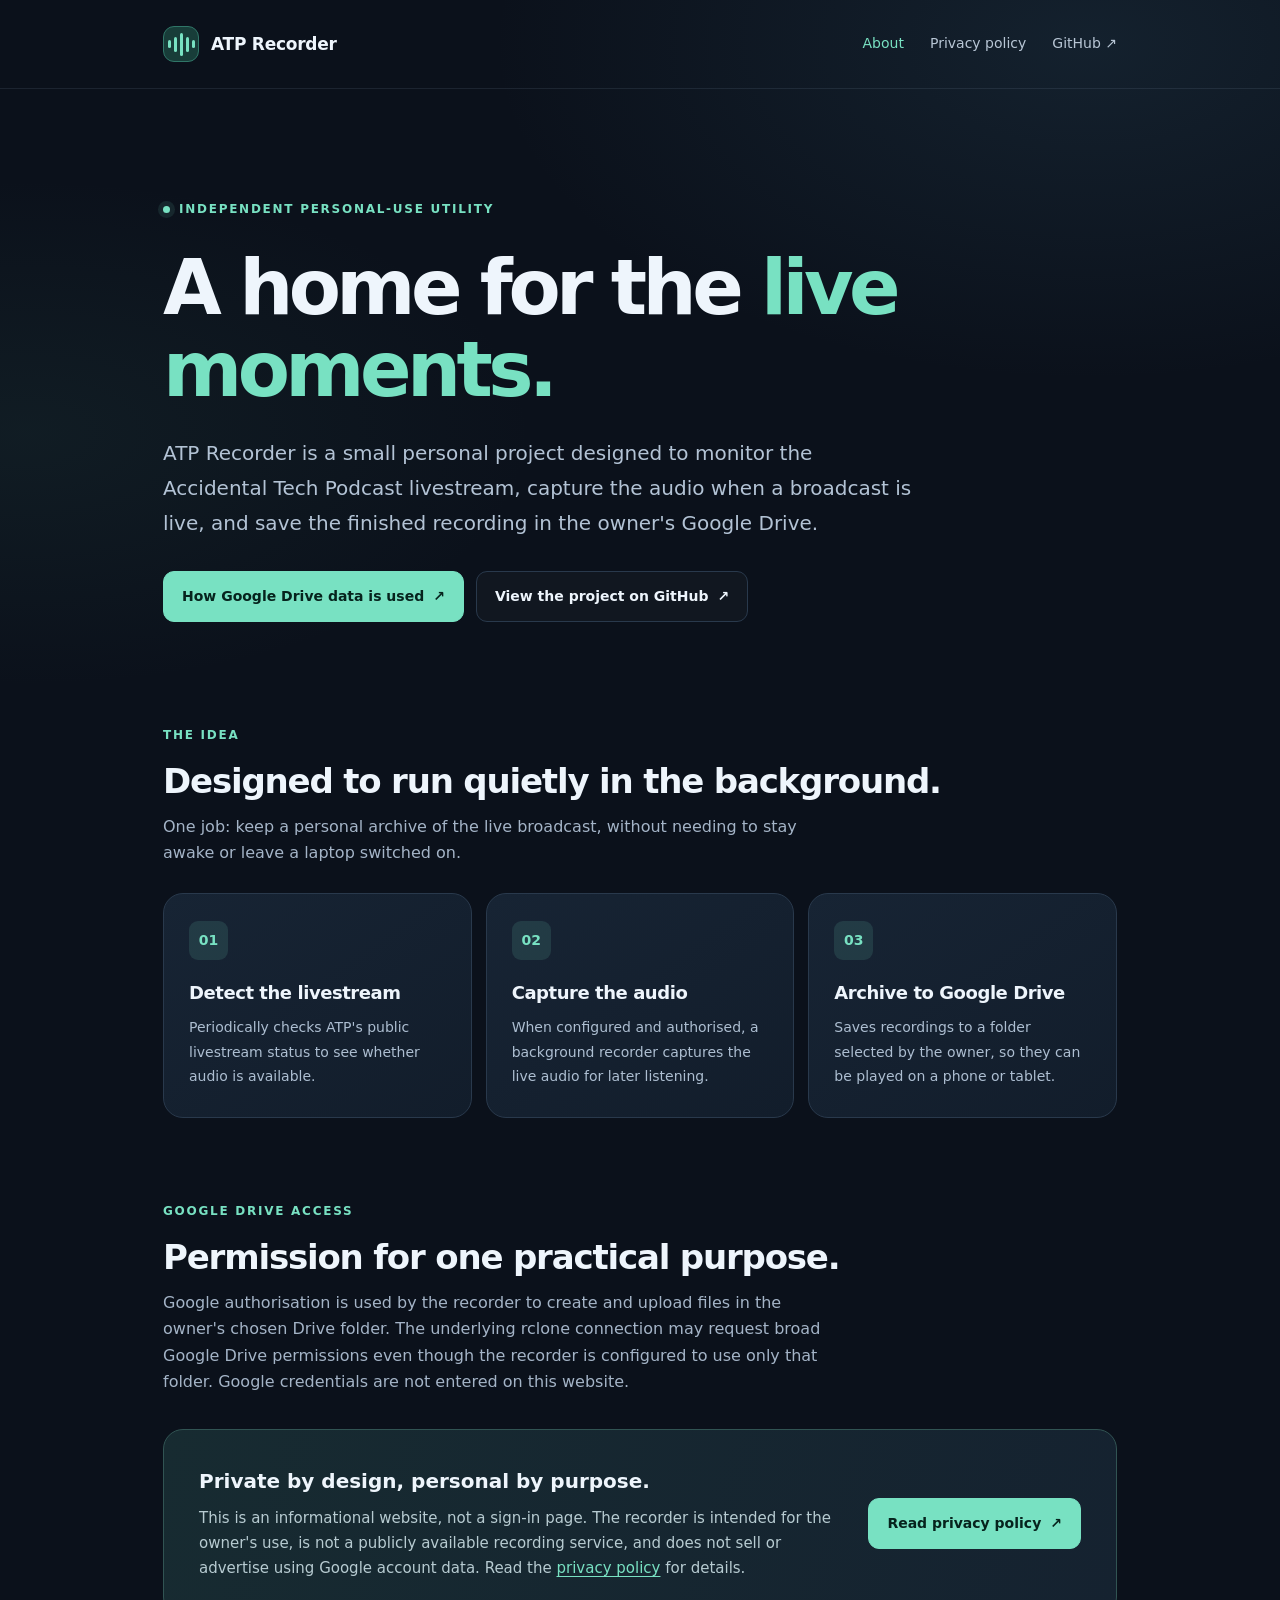
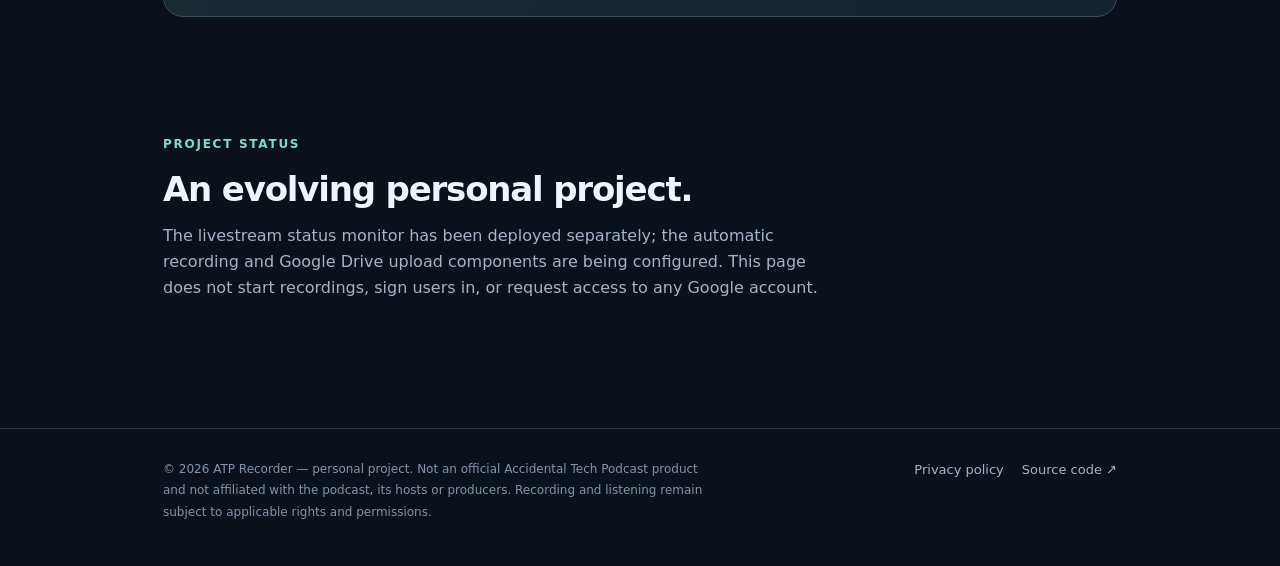
<file: index.html>
<!doctype html>
<html lang="en">
<head>
  <meta charset="utf-8">
  <meta name="viewport" content="width=device-width, initial-scale=1">
  <meta name="theme-color" content="#0b111b">
  <meta name="description" content="ATP Recorder is an independent personal-use utility designed to capture live podcast audio and archive the recording in its owner's Google Drive.">
  <meta property="og:title" content="ATP Recorder — personal live audio archive">
  <meta property="og:description" content="An independent, personal-use live-stream recording utility.">
  <meta property="og:type" content="website">
  <title>ATP Recorder — Personal live audio archive</title>
  <link rel="stylesheet" href="./assets/styles.css">
</head>
<body>
  <a class="skip-link" href="#main">Skip to content</a>
  <header class="site-header">
    <div class="site-shell inner">
      <a class="brand" href="./" aria-label="ATP Recorder homepage">
        <span class="brand-symbol" aria-hidden="true"><i></i><i></i><i></i><i></i><i></i></span>
        <span>ATP Recorder</span>
      </a>
      <nav class="site-nav" aria-label="Main navigation">
        <a href="./" aria-current="page">About</a>
        <a href="./privacy.html">Privacy policy</a>
        <a href="https://github.com/trunten/ATP-stream" target="_blank" rel="noopener noreferrer">GitHub ↗</a>
      </nav>
    </div>
  </header>
  <main id="main" class="site-shell">
    <section class="hero" aria-labelledby="hero-title">
      <span class="eyebrow">Independent personal-use utility</span>
      <h1 id="hero-title">A home for the <span class="highlight">live moments.</span></h1>
      <p class="lead">
        ATP Recorder is a small personal project designed to monitor the Accidental Tech Podcast
        livestream, capture the audio when a broadcast is live, and save the finished recording
        in the owner's Google Drive.
      </p>
      <div class="actions">
        <a class="button primary" href="./privacy.html">How Google Drive data is used <span aria-hidden="true">↗</span></a>
        <a class="button" href="https://github.com/trunten/ATP-stream" target="_blank" rel="noopener noreferrer">View the project on GitHub <span aria-hidden="true">↗</span></a>
      </div>
    </section>

    <section class="section" aria-labelledby="workflow-heading">
      <p class="section-label">The idea</p>
      <h2 id="workflow-heading">Designed to run quietly in the background.</h2>
      <p class="section-intro">One job: keep a personal archive of the live broadcast, without needing to stay awake or leave a laptop switched on.</p>
      <div class="cards">
        <article class="card">
          <span class="card-number" aria-hidden="true">01</span>
          <h3>Detect the livestream</h3>
          <p>Periodically checks ATP's public livestream status to see whether audio is available.</p>
        </article>
        <article class="card">
          <span class="card-number" aria-hidden="true">02</span>
          <h3>Capture the audio</h3>
          <p>When configured and authorised, a background recorder captures the live audio for later listening.</p>
        </article>
        <article class="card">
          <span class="card-number" aria-hidden="true">03</span>
          <h3>Archive to Google Drive</h3>
          <p>Saves recordings to a folder selected by the owner, so they can be played on a phone or tablet.</p>
        </article>
      </div>
    </section>

    <section class="section" aria-labelledby="permissions-heading">
      <p class="section-label">Google Drive access</p>
      <h2 id="permissions-heading">Permission for one practical purpose.</h2>
      <p class="section-intro">
        Google authorisation is used by the recorder to create and upload files in the owner's
        chosen Drive folder. The underlying rclone connection may request broad Google Drive
        permissions even though the recorder is configured to use only that folder. Google
        credentials are not entered on this website.
      </p>
      <div class="notice">
        <div>
          <h3>Private by design, personal by purpose.</h3>
          <p>This is an informational website, not a sign-in page. The recorder is intended for the owner's use, is not a publicly available recording service, and does not sell or advertise using Google account data. Read the <a href="./privacy.html">privacy policy</a> for details.</p>
        </div>
        <a class="button primary" href="./privacy.html">Read privacy policy <span aria-hidden="true">↗</span></a>
      </div>
    </section>

    <section class="section" aria-labelledby="status-heading">
      <p class="section-label">Project status</p>
      <h2 id="status-heading">An evolving personal project.</h2>
      <p class="section-intro">
        The livestream status monitor has been deployed separately; the automatic recording
        and Google Drive upload components are being configured. This page does not start
        recordings, sign users in, or request access to any Google account.
      </p>
    </section>
  </main>
  <footer class="site-footer">
    <div class="site-shell inner">
      <small>
        © 2026 ATP Recorder — personal project. Not an official Accidental Tech Podcast product and
        not affiliated with the podcast, its hosts or producers. Recording and listening remain
        subject to applicable rights and permissions.
      </small>
      <div class="footer-links">
        <a href="./privacy.html">Privacy policy</a>
        <a href="https://github.com/trunten/ATP-stream" target="_blank" rel="noopener noreferrer">Source code ↗</a>
      </div>
    </div>
  </footer>
</body>
</html>
</file>
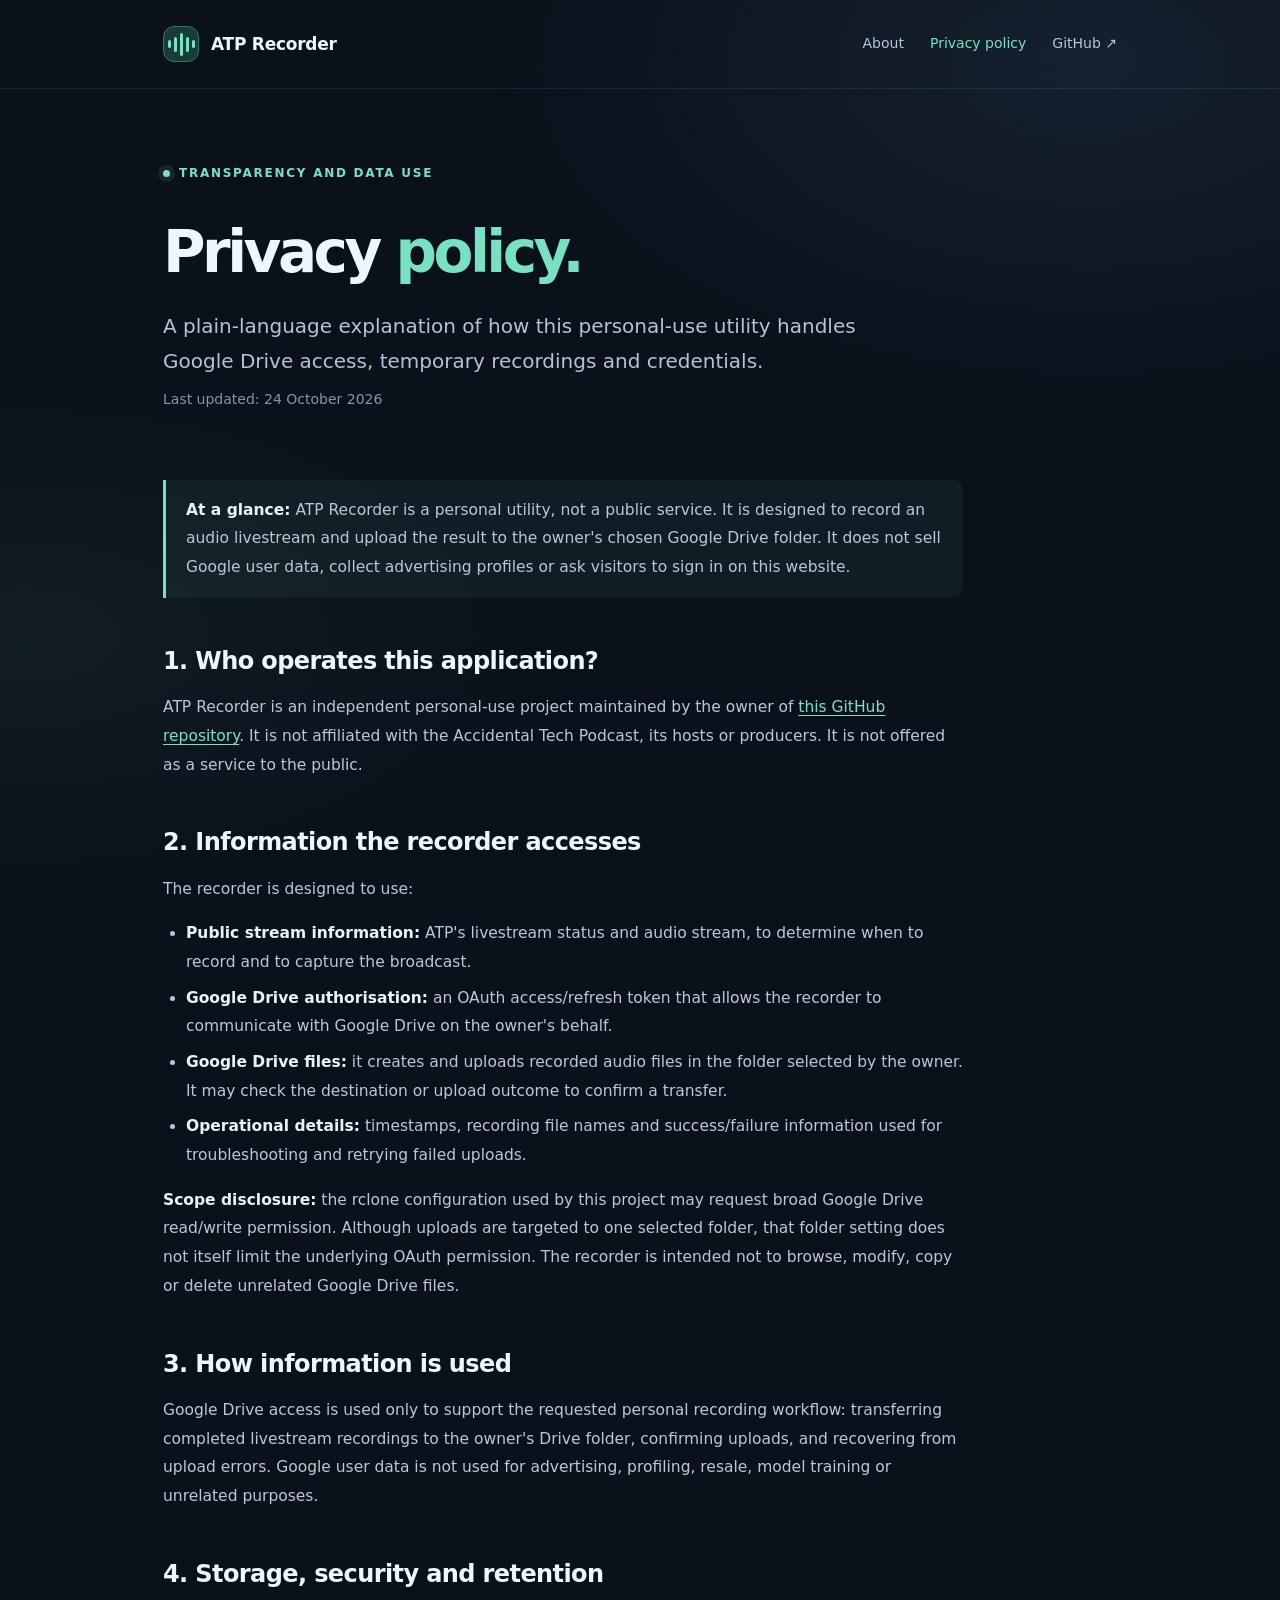
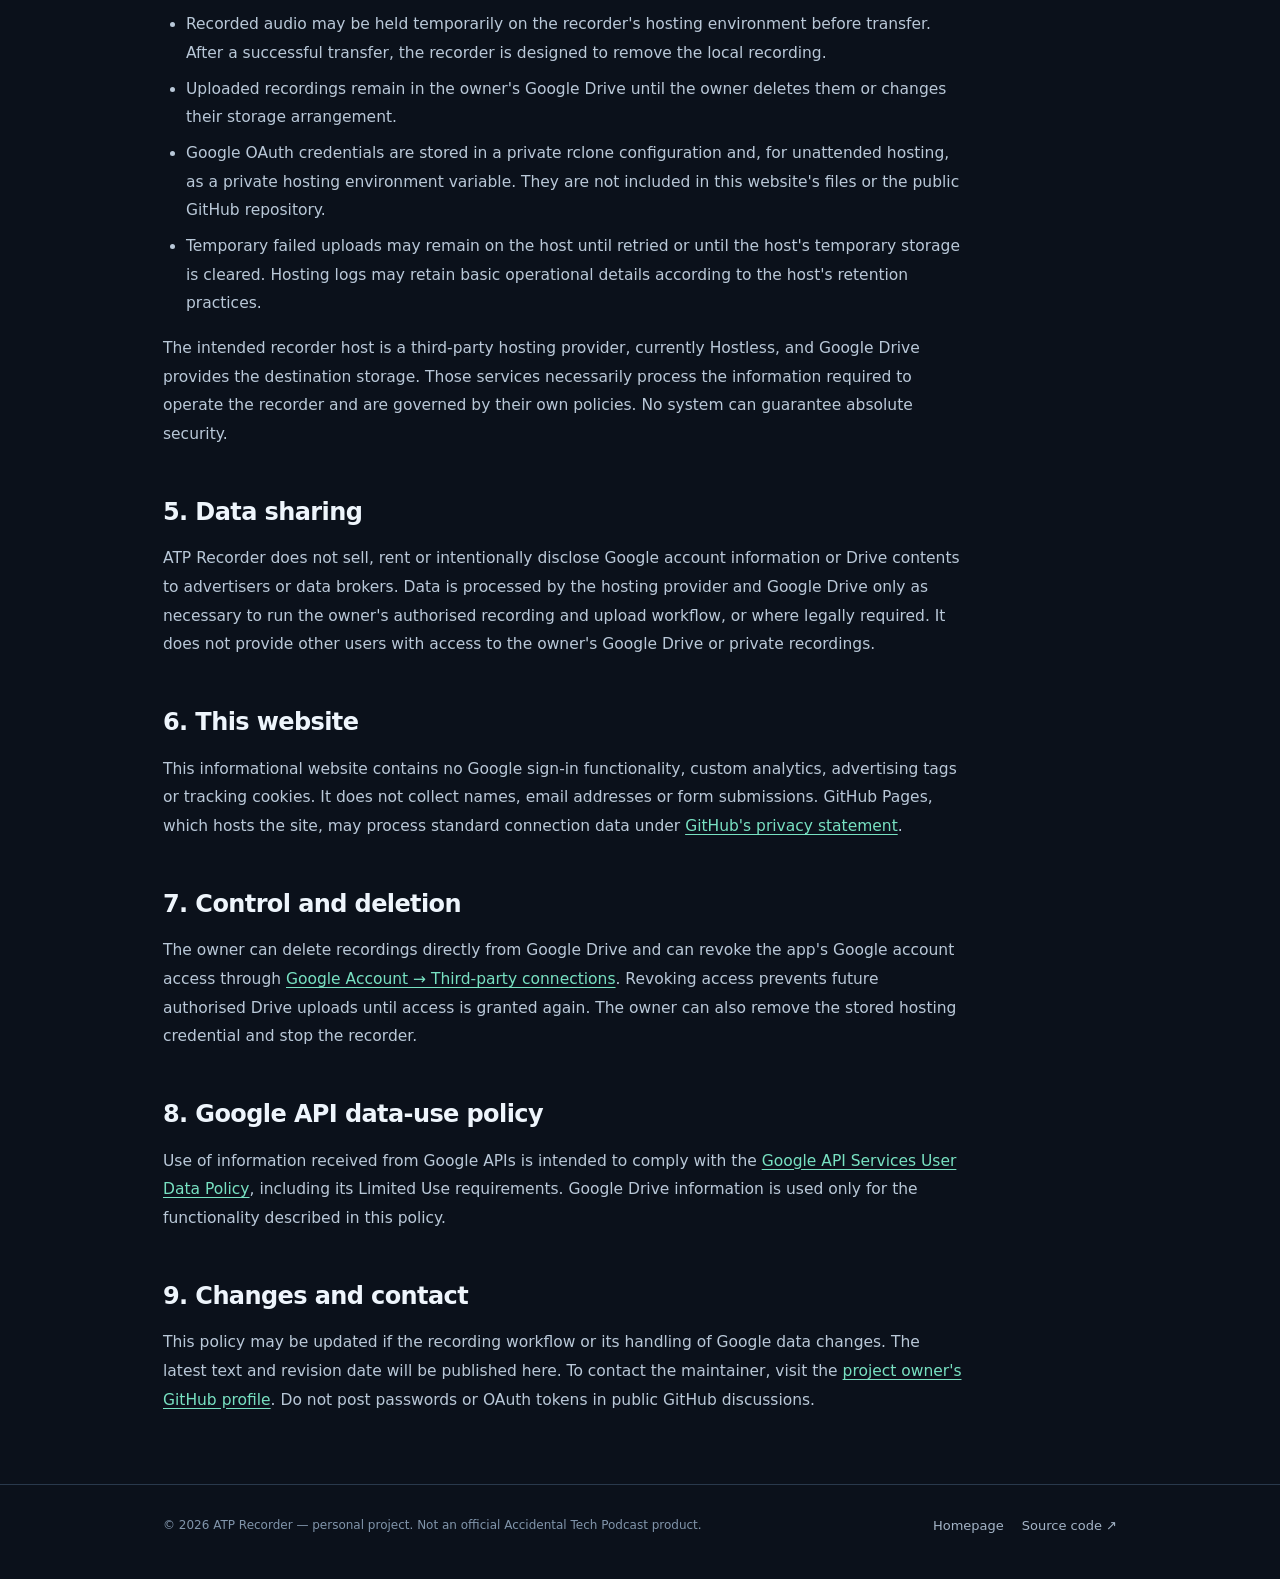
<file: privacy.html>
<!doctype html>
<html lang="en">
<head>
  <meta charset="utf-8">
  <meta name="viewport" content="width=device-width, initial-scale=1">
  <meta name="theme-color" content="#0b111b">
  <meta name="description" content="How ATP Recorder uses Google Drive authorisation, keeps credentials private, and manages recordings.">
  <title>Privacy policy — ATP Recorder</title>
  <link rel="stylesheet" href="./assets/styles.css">
</head>
<body>
  <a class="skip-link" href="#main">Skip to content</a>
  <header class="site-header">
    <div class="site-shell inner">
      <a class="brand" href="./" aria-label="ATP Recorder homepage">
        <span class="brand-symbol" aria-hidden="true"><i></i><i></i><i></i><i></i><i></i></span>
        <span>ATP Recorder</span>
      </a>
      <nav class="site-nav" aria-label="Main navigation">
        <a href="./">About</a>
        <a href="./privacy.html" aria-current="page">Privacy policy</a>
        <a href="https://github.com/trunten/ATP-stream" target="_blank" rel="noopener noreferrer">GitHub ↗</a>
      </nav>
    </div>
  </header>

  <main id="main" class="site-shell">
    <section class="page-hero">
      <p class="eyebrow">Transparency and data use</p>
      <h1>Privacy <span class="highlight">policy.</span></h1>
      <p class="lead">A plain-language explanation of how this personal-use utility handles Google Drive access, temporary recordings and credentials.</p>
      <p class="date">Last updated: 24 October 2026</p>
    </section>

    <article class="prose">
      <div class="inline-note">
        <p><strong>At a glance:</strong> ATP Recorder is a personal utility, not a public service. It is designed to record an audio livestream and upload the result to the owner's chosen Google Drive folder. It does not sell Google user data, collect advertising profiles or ask visitors to sign in on this website.</p>
      </div>

      <h2>1. Who operates this application?</h2>
      <p>
        ATP Recorder is an independent personal-use project maintained by the owner of
        <a href="https://github.com/trunten/ATP-stream">this GitHub repository</a>.
        It is not affiliated with the Accidental Tech Podcast, its hosts or producers.
        It is not offered as a service to the public.
      </p>

      <h2>2. Information the recorder accesses</h2>
      <p>The recorder is designed to use:</p>
      <ul>
        <li><strong>Public stream information:</strong> ATP's livestream status and audio stream, to determine when to record and to capture the broadcast.</li>
        <li><strong>Google Drive authorisation:</strong> an OAuth access/refresh token that allows the recorder to communicate with Google Drive on the owner's behalf.</li>
        <li><strong>Google Drive files:</strong> it creates and uploads recorded audio files in the folder selected by the owner. It may check the destination or upload outcome to confirm a transfer.</li>
        <li><strong>Operational details:</strong> timestamps, recording file names and success/failure information used for troubleshooting and retrying failed uploads.</li>
      </ul>
      <p>
        <strong>Scope disclosure:</strong> the rclone configuration used by this project may
        request broad Google Drive read/write permission. Although uploads are targeted to one
        selected folder, that folder setting does not itself limit the underlying OAuth
        permission. The recorder is intended not to browse, modify, copy or delete unrelated
        Google Drive files.
      </p>

      <h2>3. How information is used</h2>
      <p>
        Google Drive access is used only to support the requested personal recording workflow:
        transferring completed livestream recordings to the owner's Drive folder, confirming
        uploads, and recovering from upload errors. Google user data is not used for advertising,
        profiling, resale, model training or unrelated purposes.
      </p>

      <h2>4. Storage, security and retention</h2>
      <ul>
        <li>Recorded audio may be held temporarily on the recorder's hosting environment before transfer. After a successful transfer, the recorder is designed to remove the local recording.</li>
        <li>Uploaded recordings remain in the owner's Google Drive until the owner deletes them or changes their storage arrangement.</li>
        <li>Google OAuth credentials are stored in a private rclone configuration and, for unattended hosting, as a private hosting environment variable. They are not included in this website's files or the public GitHub repository.</li>
        <li>Temporary failed uploads may remain on the host until retried or until the host's temporary storage is cleared. Hosting logs may retain basic operational details according to the host's retention practices.</li>
      </ul>
      <p>
        The intended recorder host is a third-party hosting provider, currently Hostless,
        and Google Drive provides the destination storage. Those services necessarily process
        the information required to operate the recorder and are governed by their own policies.
        No system can guarantee absolute security.
      </p>

      <h2>5. Data sharing</h2>
      <p>
        ATP Recorder does not sell, rent or intentionally disclose Google account information or
        Drive contents to advertisers or data brokers. Data is processed by the hosting provider
        and Google Drive only as necessary to run the owner's authorised recording and upload
        workflow, or where legally required. It does not provide other users with access to the
        owner's Google Drive or private recordings.
      </p>

      <h2>6. This website</h2>
      <p>
        This informational website contains no Google sign-in functionality, custom analytics,
        advertising tags or tracking cookies. It does not collect names, email addresses or form
        submissions. GitHub Pages, which hosts the site, may process standard connection data
        under <a href="https://docs.github.com/en/site-policy/privacy-policies/github-general-privacy-statement">GitHub's privacy statement</a>.
      </p>

      <h2>7. Control and deletion</h2>
      <p>
        The owner can delete recordings directly from Google Drive and can revoke the app's
        Google account access through
        <a href="https://myaccount.google.com/connections">Google Account → Third-party connections</a>.
        Revoking access prevents future authorised Drive uploads until access is granted again.
        The owner can also remove the stored hosting credential and stop the recorder.
      </p>

      <h2>8. Google API data-use policy</h2>
      <p>
        Use of information received from Google APIs is intended to comply with the
        <a href="https://developers.google.com/terms/api-services-user-data-policy">Google API Services User Data Policy</a>,
        including its Limited Use requirements. Google Drive information is used only for the
        functionality described in this policy.
      </p>

      <h2>9. Changes and contact</h2>
      <p>
        This policy may be updated if the recording workflow or its handling of Google data
        changes. The latest text and revision date will be published here.
        To contact the maintainer, visit the
        <a href="https://github.com/trunten">project owner's GitHub profile</a>.
        Do not post passwords or OAuth tokens in public GitHub discussions.
      </p>
    </article>
  </main>
  <footer class="site-footer">
    <div class="site-shell inner">
      <small>
        © 2026 ATP Recorder — personal project. Not an official Accidental Tech Podcast product.
      </small>
      <div class="footer-links">
        <a href="./">Homepage</a>
        <a href="https://github.com/trunten/ATP-stream" target="_blank" rel="noopener noreferrer">Source code ↗</a>
      </div>
    </div>
  </footer>
</body>
</html>
</file>
<file: assets/styles.css>
:root {
  color-scheme: dark;
  --bg: #0b111b;
  --surface: #151f2d;
  --surface-hover: #1b293a;
  --line: #29394c;
  --text: #eef5fc;
  --muted: #a4b4c7;
  --quiet: #8195ab;
  --accent: #78e1c2;
  --accent-ink: #06231d;
  --accent-soft: rgba(120, 225, 194, 0.10);
  --radius: 20px;
  font-family: system-ui, -apple-system, BlinkMacSystemFont, "Segoe UI", sans-serif;
}
*, *::before, *::after { box-sizing: border-box; }
html { scroll-behavior: smooth; }
body {
  min-height: 100vh;
  margin: 0;
  background:
    radial-gradient(850px 480px at 85% 2%, rgba(58, 102, 127, .19), transparent 70%),
    radial-gradient(780px 390px at 2% 20%, rgba(54, 105, 95, .13), transparent 65%),
    var(--bg);
  color: var(--text);
  font-size: 16px;
  line-height: 1.65;
}
a { color: inherit; text-decoration: none; }
a:focus-visible { outline: 3px solid var(--accent); outline-offset: 4px; border-radius: 4px; }
::selection { color: var(--accent-ink); background: var(--accent); }
.skip-link { position: absolute; top: -80px; left: 20px; z-index: 100; background: var(--accent); padding: 10px 14px; color: var(--accent-ink); }
.skip-link:focus { top: 10px; }
.site-shell { max-width: 1050px; margin: 0 auto; padding: 0 clamp(20px, 5vw, 48px); }
.site-header { position: relative; z-index: 1; border-bottom: 1px solid rgba(147, 168, 194, .12); }
.site-header .inner { min-height: 88px; display: flex; align-items: center; justify-content: space-between; gap: 20px; }
.brand { display: inline-flex; align-items: center; gap: 12px; font-size: 17px; font-weight: 750; letter-spacing: -.015em; white-space: nowrap; }
.brand-symbol { width: 36px; height: 36px; display: inline-flex; gap: 3px; align-items: center; justify-content: center; border-radius: 11px; background: #183d39; border: 1px solid #307668; }
.brand-symbol i { display: block; width: 3px; background: var(--accent); border-radius: 8px; }
.brand-symbol i:nth-child(1), .brand-symbol i:nth-child(5) { height: 8px; }
.brand-symbol i:nth-child(2), .brand-symbol i:nth-child(4) { height: 15px; }
.brand-symbol i:nth-child(3) { height: 23px; }
.site-nav { display: flex; align-items: center; flex-wrap: wrap; gap: clamp(12px,3vw,26px); font-size: 14px; }
.site-nav a { color: #b8c6d5; transition: color .15s; }
.site-nav a:hover, .site-nav a[aria-current="page"] { color: var(--accent); }
.hero { padding: clamp(62px, 9vw, 106px) 0 50px; max-width: 890px; }
.eyebrow { display: inline-flex; align-items: center; gap: 9px; font-size: 12px; letter-spacing: .145em; font-weight: 740; text-transform: uppercase; color: var(--accent); }
.eyebrow::before { content: ""; width: 7px; height: 7px; display: block; border-radius: 50%; background: var(--accent); box-shadow: 0 0 0 5px var(--accent-soft); }
h1, h2, h3, p { margin-top: 0; }
h1 { font-size: clamp(44px, 7.5vw, 76px); line-height: 1.07; max-width: 790px; letter-spacing: -.06em; font-weight: 760; margin: 26px 0; }
h1 .highlight { color: var(--accent); }
.lead { font-size: clamp(17px, 2.15vw, 20px); color: #b3c3d5; line-height: 1.75; max-width: 750px; }
.hero .lead { margin-bottom: 30px; }
.actions { display: flex; flex-wrap: wrap; align-items: center; gap: 12px; }
.button { border: 1px solid var(--line); padding: 13px 18px; border-radius: 11px; color: var(--text); font-size: 14px; font-weight: 700; display: inline-flex; gap: 9px; align-items: center; justify-content: center; min-height: 48px; background: rgba(255,255,255,.025); transition: transform .15s, border-color .15s, background .15s; }
.button:hover { border-color: var(--accent); transform: translateY(-1px); background: rgba(255,255,255,.055); }
.button.primary { background: var(--accent); border-color: var(--accent); color: var(--accent-ink); }
.button.primary:hover { background: #99ecd4; }
.section { padding: 54px 0 30px; }
.section-label { font-size: 12px; text-transform: uppercase; letter-spacing: .145em; font-weight: 730; color: var(--accent); margin-bottom: 13px; }
.section h2 { font-size: clamp(25px, 3.3vw, 34px); letter-spacing: -.035em; margin-bottom: 11px; line-height: 1.3; }
.section-intro { color: var(--muted); max-width: 670px; margin-bottom: 26px; }
.cards { display: grid; grid-template-columns: repeat(3,minmax(0,1fr)); gap: 14px; }
.card { padding: 27px 25px; border: 1px solid var(--line); background: linear-gradient(145deg, #172434, #121d2b); border-radius: var(--radius); min-height: 225px; }
.card-number { display: flex; align-items: center; justify-content: center; background: rgba(120, 225, 194, .12); border-radius: 9px; width: 39px; height: 39px; color: var(--accent); font-size: 14px; font-weight: 800; margin-bottom: 21px; }
.card h3 { font-size: 18px; letter-spacing: -.025em; margin-bottom: 11px; line-height: 1.3; }
.card p { font-size: 14px; color: #adbed1; line-height: 1.75; margin-bottom: 0; }
.notice { display: grid; grid-template-columns: minmax(0,1fr) auto; gap: 26px; align-items: center; background: linear-gradient(110deg, #172b31, #152230); border: 1px solid #315453; padding: clamp(24px,4vw,35px); border-radius: var(--radius); margin: 34px 0; }
.notice h3 { font-size: 20px; margin-bottom: 8px; }
.notice p { font-size: 15px; color: #b7cbd1; max-width: 640px; margin: 0; }
.notice a:not(.button), .body-link { text-decoration: underline; text-underline-offset: 3px; color: var(--accent); }
.prose { max-width: 800px; color: #b9c8d8; }
.prose h2 { font-size: 24px; color: var(--text); letter-spacing: -.025em; margin-top: 44px; margin-bottom: 12px; }
.prose h2:first-child { margin-top: 0; }
.prose p, .prose li { font-size: 15.5px; line-height: 1.85; }
.prose ul { padding-left: 23px; }
.prose li { margin-bottom: 7px; }
.prose strong { color: #e8f2fa; }
.prose a { color: var(--accent); text-decoration: underline; text-underline-offset: 3px; }
.prose .inline-note { border-left: 3px solid var(--accent); background: rgba(120,225,194,.055); padding: 16px 20px; border-radius: 0 10px 10px 0; margin: 22px 0 32px; }
.prose .inline-note p { margin: 0; }
.page-hero { padding: 70px 0 32px; max-width: 760px; }
.page-hero h1 { font-size: clamp(39px, 6vw, 58px); }
.page-hero .lead { margin-bottom: 9px; }
.date { font-size: 14px; color: var(--quiet); }
.site-footer { margin-top: 70px; border-top: 1px solid var(--line); }
.site-footer .inner { display: flex; align-items: flex-start; justify-content: space-between; flex-wrap: wrap; gap: 25px; padding-top: 30px; padding-bottom: 42px; }
.site-footer small { display: block; color: var(--quiet); font-size: 12px; line-height: 1.8; max-width: 560px; }
.footer-links { display: flex; gap: 18px; flex-wrap: wrap; font-size: 13px; color: var(--muted); }
.footer-links a:hover { color: var(--accent); }
@media (max-width: 680px) {
  .site-header .inner { min-height: 78px; }
  .site-nav { gap: 14px; font-size: 13px; }
  .hero { padding-top: 64px; }
  .cards { grid-template-columns: 1fr; }
  .card { min-height: 0; }
  .notice { grid-template-columns: 1fr; }
  .notice .button { justify-self: start; }
  .section { padding-top: 38px; }
  .site-footer { margin-top: 48px; }
}
@media (max-width: 380px) {
  .brand { font-size: 15px; gap: 8px; }
  .brand-symbol { width: 31px; height: 31px; }
  .site-nav { gap: 10px; }
  .site-nav a:last-child { display: none; }
}
@media (prefers-reduced-motion: reduce) {
  html { scroll-behavior: auto; }
  .button, .site-nav a { transition: none; }
}
</file>
